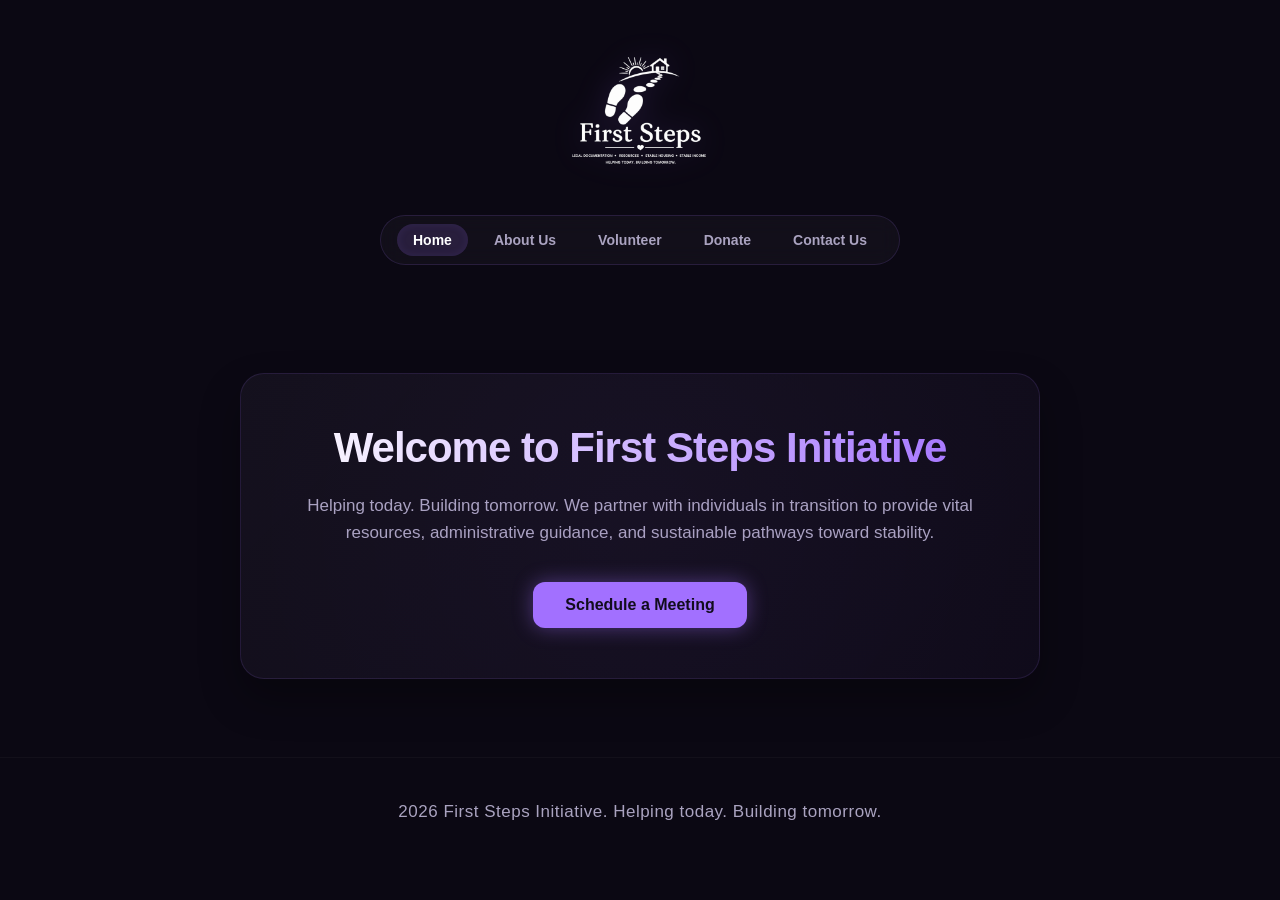
<file: index.html>
<!DOCTYPE html>
<html lang="en">
<head>
    <meta charset="UTF-8">
    <meta name="viewport" content="width=device-width, initial-scale=1.0">
    <title>Home - First Steps Initiative</title>
    <style>
        :root {
            --bg-color: #0b0813;
            --card-bg: rgba(255, 255, 255, 0.04);
            --card-border: rgba(162, 112, 255, 0.15);
            --accent-purple: #a270ff;
            --accent-glow: rgba(162, 112, 255, 0.4);
            --text-main: #f3f0ff;
            --text-muted: #aaa3c0;
        }
        * { box-sizing: border-box; margin: 0; padding: 0; font-family: -apple-system, BlinkMacSystemFont, "Segoe UI", Roboto, Helvetica, Arial, sans-serif; }
        body { background-color: var(--bg-color); color: var(--text-main); min-height: 100vh; display: flex; flex-direction: column; justify-content: space-between; }
        
        /* Header Layout */
        .main-header { padding: 30px 20px; text-align: center; }
        .logo-img { max-height: 160px; width: auto; display: block; margin: 0 auto; filter: drop-shadow(0 0 15px rgba(162, 112, 255, 0.2)); }
        
        /* Premium Nav Bubble */
        .nav-bubble { display: inline-flex; background: rgba(255, 255, 255, 0.03); backdrop-filter: blur(10px); border: 1px solid var(--card-border); padding: 8px 16px; border-radius: 30px; margin-top: 25px; gap: 10px; }
        .nav-bubble a { color: var(--text-muted); text-decoration: none; padding: 8px 16px; font-size: 14px; font-weight: 600; border-radius: 20px; transition: all 0.3s ease; }
        .nav-bubble a:hover, .nav-bubble a.active { color: #fff; background: rgba(162, 112, 255, 0.15); box-shadow: inset 0 0 10px rgba(162, 112, 255, 0.1); }
        
        /* Container & Cards */
        .page-container { max-width: 1100px; width: 100%; margin: 0 auto; padding: 40px 20px; flex-grow: 1; display: flex; flex-direction: column; justify-content: center; }
        .hero-card { background: linear-gradient(135deg, rgba(255,255,255,0.03) 0%, rgba(162,112,255,0.02) 100%); border: 1px solid var(--card-border); border-radius: 24px; padding: 50px 40px; text-align: center; box-shadow: 0 20px 40px rgba(0,0,0,0.3); max-width: 800px; margin: 0 auto; position: relative; overflow: hidden; }
        .hero-card::before { content: ''; position: absolute; top: -50%; left: -50%; width: 200%; height: 200%; background: radial-gradient(circle, rgba(162,112,255,0.05) 0%, transparent 70%); pointer-events: none; }
        
        h1 { font-size: 42px; font-weight: 800; letter-spacing: -1px; margin-bottom: 20px; background: linear-gradient(to right, #fff, var(--accent-purple)); -webkit-background-clip: text; -webkit-text-fill-color: transparent; }
        p { font-size: 17px; line-height: 1.6; color: var(--text-muted); margin-bottom: 35px; }
        
        /* Buttons */
        .hero-btn { display: inline-block; background: var(--accent-purple); color: #0b0813; text-decoration: none; font-weight: 700; font-size: 16px; padding: 14px 32px; border-radius: 12px; border: none; cursor: pointer; transition: all 0.3s cubic-bezier(0.16, 1, 0.3, 1); box-shadow: 0 0 20px var(--accent-glow); }
        .hero-btn:hover { transform: translateY(-2px); box-shadow: 0 0 30px rgba(162, 112, 255, 0.6); background: #b385ff; }
        
        /* Footer */
        .main-footer { padding: 40px 20px; text-align: center; border-top: 1px solid rgba(255, 255, 255, 0.03); font-size: 14px; color: rgba(255, 255, 255, 0.3); font-weight: 500; letter-spacing: 0.5px; }
    </style>
</head>
<body>

    <header class="main-header">
        <div class="logo-container">
            <a href="index.html">
                <img src="images/FirstStepsLogo.png" alt="First Steps Logo" class="logo-img">
            </a>
        </div>
        <nav class="nav-bubble">
            <a href="index.html" class="active">Home</a>
            <a href="about.html">About Us</a>
            <a href="volunteer.html">Volunteer</a>
            <a href="donate.html">Donate</a>
            <a href="contact.html">Contact Us</a>
        </nav>
    </header>

    <main class="page-container">
        <section class="hero-card">
            <h1>Welcome to First Steps Initiative</h1>
            <p>Helping today. Building tomorrow. We partner with individuals in transition to provide vital resources, administrative guidance, and sustainable pathways toward stability.</p>
            <a href="contact.html" class="hero-btn">Schedule a Meeting</a>
        </section>
    </main>

    <footer class="main-footer">
        <p>2026 First Steps Initiative. Helping today. Building tomorrow.</p>
    </footer>

</body>
</html>
</file>
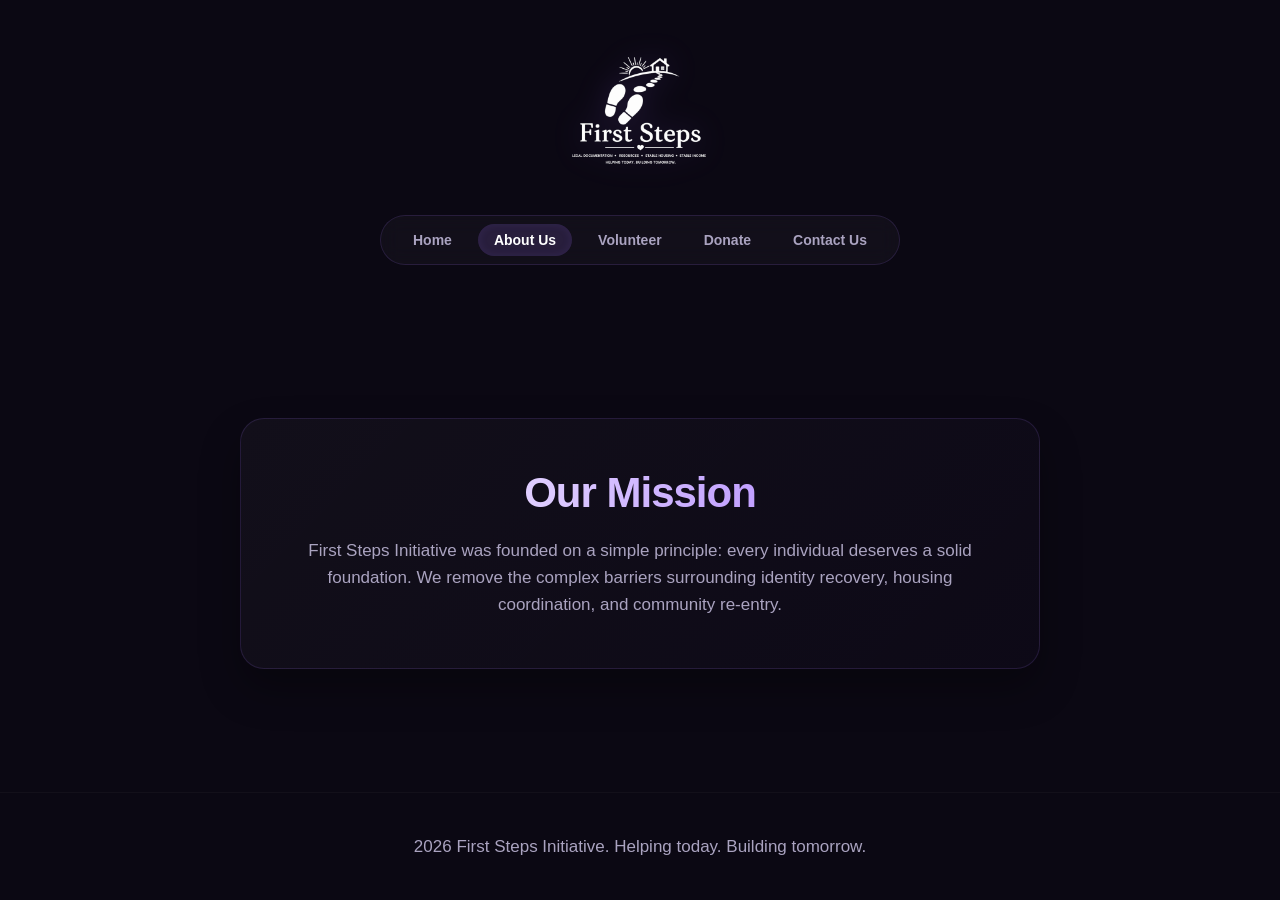
<file: about.html>
<!DOCTYPE html>
<html lang="en">
<head>
    <meta charset="UTF-8">
    <meta name="viewport" content="width=device-width, initial-scale=1.0">
    <title>About Us - First Steps Initiative</title>
    <style>
        :root {
            --bg-color: #0b0813;
            --card-bg: rgba(255, 255, 255, 0.04);
            --card-border: rgba(162, 112, 255, 0.15);
            --accent-purple: #a270ff;
            --accent-glow: rgba(162, 112, 255, 0.4);
            --text-main: #f3f0ff;
            --text-muted: #aaa3c0;
        }
        * { box-sizing: border-box; margin: 0; padding: 0; font-family: -apple-system, BlinkMacSystemFont, "Segoe UI", Roboto, Helvetica, Arial, sans-serif; }
        body { background-color: var(--bg-color); color: var(--text-main); min-height: 100vh; display: flex; flex-direction: column; justify-content: space-between; }
        
        .main-header { padding: 30px 20px; text-align: center; }
        .logo-img { max-height: 160px; width: auto; display: block; margin: 0 auto; filter: drop-shadow(0 0 15px rgba(162, 112, 255, 0.2)); }
        
        .nav-bubble { display: inline-flex; background: rgba(255, 255, 255, 0.03); backdrop-filter: blur(10px); border: 1px solid var(--card-border); padding: 8px 16px; border-radius: 30px; margin-top: 25px; gap: 10px; }
        .nav-bubble a { color: var(--text-muted); text-decoration: none; padding: 8px 16px; font-size: 14px; font-weight: 600; border-radius: 20px; transition: all 0.3s ease; }
        .nav-bubble a:hover, .nav-bubble a.active { color: #fff; background: rgba(162, 112, 255, 0.15); box-shadow: inset 0 0 10px rgba(162, 112, 255, 0.1); }
        
        .page-container { max-width: 1100px; width: 100%; margin: 0 auto; padding: 40px 20px; flex-grow: 1; display: flex; flex-direction: column; justify-content: center; }
        .hero-card { background: linear-gradient(135deg, rgba(255,255,255,0.03) 0%, rgba(162,112,255,0.02) 100%); border: 1px solid var(--card-border); border-radius: 24px; padding: 50px 40px; text-align: center; box-shadow: 0 20px 40px rgba(0,0,0,0.3); max-width: 800px; margin: 0 auto; position: relative; }
        
        h1 { font-size: 42px; font-weight: 800; letter-spacing: -1px; margin-bottom: 20px; background: linear-gradient(to right, #fff, var(--accent-purple)); -webkit-background-clip: text; -webkit-text-fill-color: transparent; }
        p { font-size: 17px; line-height: 1.6; color: var(--text-muted); }
        
        .main-footer { padding: 40px 20px; text-align: center; border-top: 1px solid rgba(255, 255, 255, 0.03); font-size: 14px; color: rgba(255, 255, 255, 0.3); font-weight: 500; }
    </style>
</head>
<body>

    <header class="main-header">
        <div class="logo-container">
            <a href="index.html">
                <img src="images/FirstStepsLogo.png" alt="First Steps Logo" class="logo-img">
            </a>
        </div>
        <nav class="nav-bubble">
            <a href="index.html">Home</a>
            <a href="about.html" class="active">About Us</a>
            <a href="volunteer.html">Volunteer</a>
            <a href="donate.html">Donate</a>
            <a href="contact.html">Contact Us</a>
        </nav>
    </header>

    <main class="page-container">
        <section class="hero-card">
            <h1>Our Mission</h1>
            <p>First Steps Initiative was founded on a simple principle: every individual deserves a solid foundation. We remove the complex barriers surrounding identity recovery, housing coordination, and community re-entry.</p>
        </section>
    </main>

    <footer class="main-footer">
        <p>2026 First Steps Initiative. Helping today. Building tomorrow.</p>
    </footer>

</body>
</html>
</file>
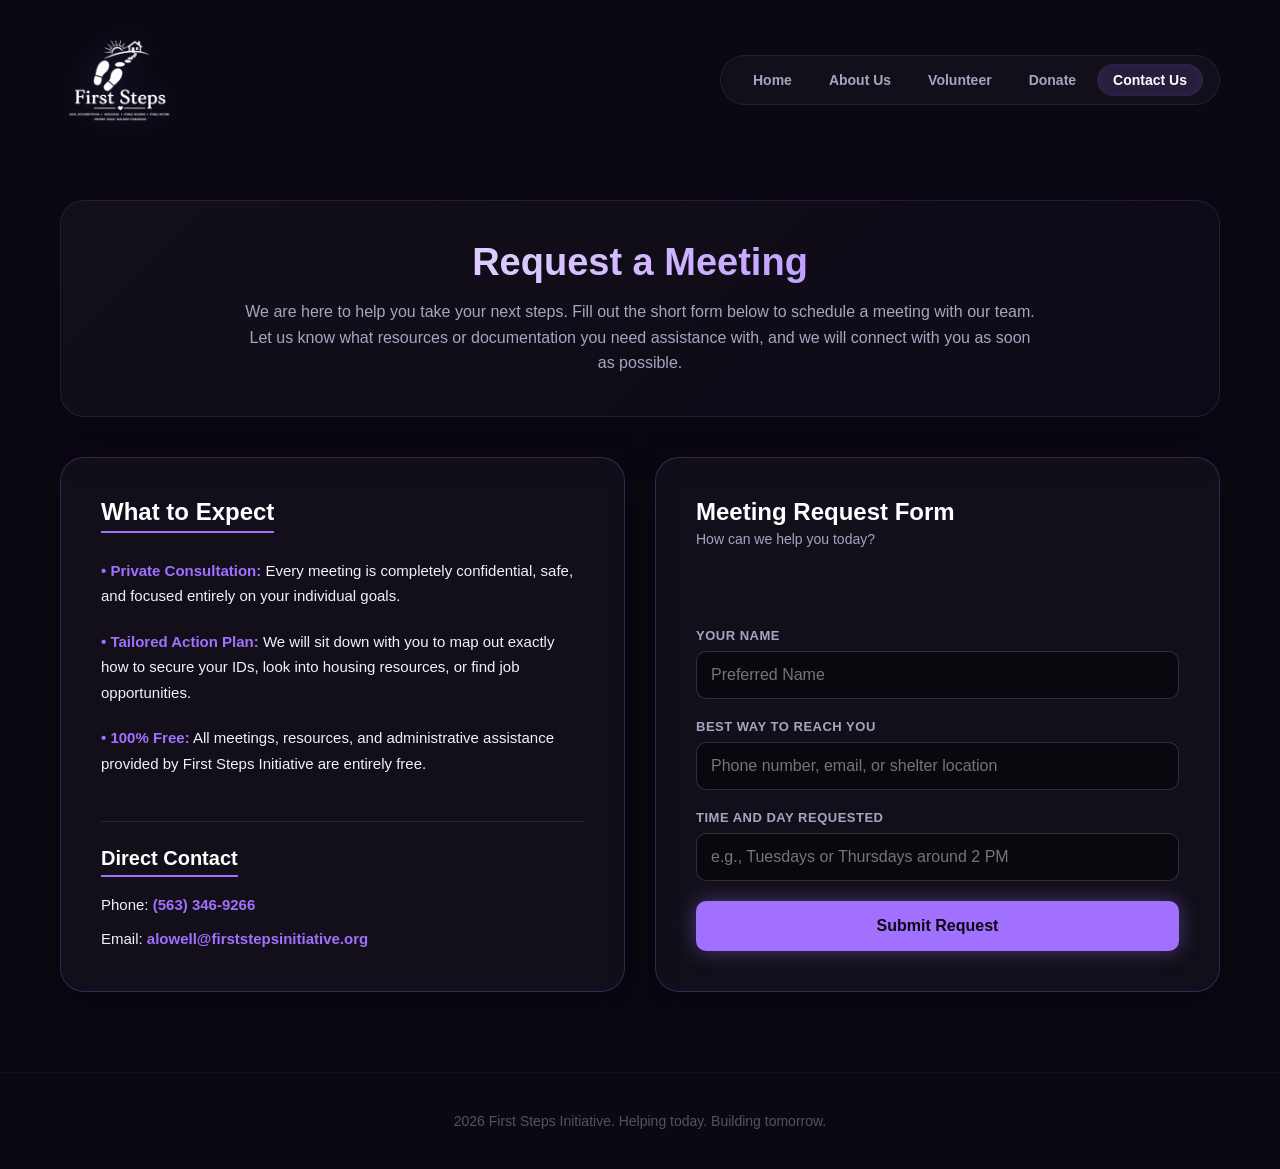
<file: contact.html>
<!DOCTYPE html>
<html lang="en">
<head>
    <meta charset="UTF-8">
    <meta name="viewport" content="width=device-width, initial-scale=1.0">
    <title>Request a Meeting - First Steps Initiative</title>
    <style>
        :root {
            --bg-color: #0b0813;
            --card-bg: rgba(255, 255, 255, 0.04);
            --card-border: rgba(162, 112, 255, 0.25);
            --accent-purple: #a270ff;
            --accent-glow: rgba(162, 112, 255, 0.4);
            --text-main: #f3f0ff;
            --text-muted: #aaa3c0;
        }
        * { box-sizing: border-box; margin: 0; padding: 0; font-family: -apple-system, BlinkMacSystemFont, "Segoe UI", Roboto, Helvetica, Arial, sans-serif; }
        body { background-color: var(--bg-color); color: var(--text-main); min-height: 100vh; display: flex; flex-direction: column; justify-content: space-between; }
        
        /* Fixed Header: Logo on left, Navigation Bubble on right */
        .main-header { 
            max-width: 1200px; 
            width: 100%; 
            margin: 0 auto; 
            padding: 20px; 
            display: flex; 
            justify-content: space-between; 
            align-items: center; 
            flex-wrap: wrap;
            gap: 20px;
        }
        .logo-img { max-height: 120px; width: auto; display: block; filter: drop-shadow(0 0 15px rgba(162, 112, 255, 0.2)); }
        
        /* Premium Nav Bubble */
        .nav-bubble { display: inline-flex; background: rgba(255, 255, 255, 0.03); backdrop-filter: blur(10px); border: 1px solid rgba(162, 112, 255, 0.15); padding: 8px 16px; border-radius: 30px; gap: 5px; }
        .nav-bubble a { color: var(--text-muted); text-decoration: none; padding: 8px 16px; font-size: 14px; font-weight: 600; border-radius: 20px; transition: all 0.3s ease; }
        .nav-bubble a:hover, .nav-bubble a.active { color: #fff; background: rgba(162, 112, 255, 0.15); box-shadow: inset 0 0 10px rgba(162, 112, 255, 0.1); }
        
        .page-container { max-width: 1200px; width: 100%; margin: 0 auto; padding: 40px 20px; flex-grow: 1; }
        
        /* Top Banner Box */
        .hero-card { background: linear-gradient(135deg, rgba(255,255,255,0.03) 0%, rgba(162,112,255,0.02) 100%); border: 1px solid rgba(162, 112, 255, 0.15); border-radius: 24px; padding: 40px; text-align: center; box-shadow: 0 20px 40px rgba(0,0,0,0.3); margin-bottom: 40px; }
        h1 { font-size: 38px; font-weight: 800; margin-bottom: 15px; background: linear-gradient(to right, #fff, var(--accent-purple)); -webkit-background-clip: text; -webkit-text-fill-color: transparent; }
        .hero-card p { font-size: 16px; line-height: 1.6; color: var(--text-muted); max-width: 800px; margin: 0 auto; }

        /* Two Column Layout Block - Matching Heights */
        .layout-grid { display: grid; grid-template-columns: repeat(auto-fit, minmax(400px, 1fr)); gap: 30px; text-align: left; align-items: stretch; }
        
        /* Balanced Glassmorphic Cards (Both Left and Right matching) */
        .info-card, .form-card { 
            background: rgba(255, 255, 255, 0.03); 
            border: 1px solid var(--card-border); 
            border-radius: 24px; 
            padding: 40px; 
            box-shadow: 0 20px 40px rgba(0,0,0,0.4); 
            backdrop-filter: blur(15px);
            display: flex;
            flex-direction: column;
            justify-content: space-between;
        }
        
        /* Typography Updates for Clear Reading */
        .info-card h3, .form-card h3 { font-size: 24px; font-weight: 700; color: #fff; margin-bottom: 15px; border-bottom: 2px solid var(--accent-purple); display: inline-block; padding-bottom: 5px; }
        .form-card h3 { border-bottom: none; padding-bottom: 0; margin-bottom: 5px; }
        .form-subtitle { color: var(--text-muted); font-size: 14px; font-weight: 500; margin-bottom: 25px; }
        
        .info-card p { font-size: 15px; line-height: 1.7; color: var(--text-main); margin-bottom: 20px; }
        .info-card p strong { color: var(--accent-purple); }
        .info-card hr { border: 0; border-top: 1px solid rgba(255,255,255,0.1); margin: 25px 0; }
        
        /* Modern Form Inputs (White entry text on dark background) */
        .form-group { margin-bottom: 20px; }
        .form-group label { display: block; margin-bottom: 8px; font-weight: 600; font-size: 13px; color: var(--text-muted); letter-spacing: 0.5px; text-transform: uppercase; }
        .form-group input { width: 100%; padding: 14px; border: 1px solid rgba(255, 255, 255, 0.15); border-radius: 10px; box-sizing: border-box; background: rgba(0, 0, 0, 0.4); color: #fff; font-size: 16px; transition: all 0.3s ease; }
        .form-group input:focus { border-color: var(--accent-purple); outline: none; box-shadow: 0 0 10px rgba(162, 112, 255, 0.3); background: rgba(0, 0, 0, 0.6); }
        
        /* Interactive Submit Button */
        .hero-btn { width: 100%; display: block; background: var(--accent-purple); color: #0b0813; text-decoration: none; font-weight: 700; font-size: 16px; padding: 16px; border-radius: 10px; border: none; cursor: pointer; transition: all 0.3s ease; text-align: center; box-shadow: 0 0 20px var(--accent-glow); margin-top: auto; }
        .hero-btn:hover { background: #b385ff; box-shadow: 0 0 30px rgba(162, 112, 255, 0.6); transform: translateY(-1px); }
        
        .status-msg { margin-top: 20px; font-weight: bold; text-align: center; display: none; font-size: 15px; padding: 10px; border-radius: 8px; }
        
        .main-footer { padding: 40px 20px; text-align: center; border-top: 1px solid rgba(255, 255, 255, 0.03); font-size: 14px; color: rgba(255, 255, 255, 0.3); margin-top: 40px; }
    </style>
</head>
<body>

    <header class="main-header">
        <div class="logo-container">
            <a href="index.html">
                <img src="images/FirstStepsLogo.png" alt="First Steps Logo" class="logo-img">
            </a>
        </div>
        <nav class="nav-bubble">
            <a href="index.html">Home</a>
            <a href="about.html">About Us</a>
            <a href="volunteer.html">Volunteer</a>
            <a href="donate.html">Donate</a>
            <a href="contact.html" class="active">Contact Us</a>
        </nav>
    </header>

    <main class="page-container">
        <section class="hero-card">
            <h1>Request a Meeting</h1>
            <p>We are here to help you take your next steps. Fill out the short form below to schedule a meeting with our team. Let us know what resources or documentation you need assistance with, and we will connect with you as soon as possible.</p>
        </section>

        <div class="layout-grid">
            
            <div class="info-card">
                <div>
                    <h3>What to Expect</h3>
                    <p style="margin-top: 10px;"><strong>• Private Consultation:</strong> Every meeting is completely confidential, safe, and focused entirely on your individual goals.</p>
                    <p><strong>• Tailored Action Plan:</strong> We will sit down with you to map out exactly how to secure your IDs, look into housing resources, or find job opportunities.</p>
                    <p><strong>• 100% Free:</strong> All meetings, resources, and administrative assistance provided by First Steps Initiative are entirely free.</p>
                </div>
                
                <div>
                    <hr>
                    <h3 style="font-size: 20px;">Direct Contact</h3>
                    <p style="margin-bottom: 8px;">Phone: <a href="tel:+15633469266" style="color: var(--accent-purple); text-decoration: none; font-weight: bold;">(563) 346-9266</a></p>
                    <p style="margin-bottom: 0;">Email: <a href="mailto:alowell@firststepsinitiative.org" style="color: var(--accent-purple); text-decoration: none; font-weight: bold; word-break: break-all;">alowell@firststepsinitiative.org</a></p>
                </div>
            </div>

            <div class="form-card">
                <div>
                    <h3>Meeting Request Form</h3>
                    <p class="form-subtitle">How can we help you today?</p>
                </div>

                <form id="meeting-form" action="https://formspree.io/f/xvzywwwg" method="POST">
                    <div class="form-group">
                        <label for="client-name">Your Name</label>
                        <input type="text" id="client-name" name="name" required placeholder="Preferred Name">
                    </div>

                    <div class="form-group">
                        <label for="contact-method">Best Way to Reach You</label>
                        <input type="text" id="contact-method" name="contact_method" required placeholder="Phone number, email, or shelter location">
                    </div>

                    <div class="form-group">
                        <label for="time-requested">Time and Day Requested</label>
                        <input type="text" id="time-requested" name="time_day_requested" required placeholder="e.g., Tuesdays or Thursdays around 2 PM">
                    </div>

                    <button type="submit" id="meeting-submit-btn" class="hero-btn">Submit Request</button>
                    <p id="meeting-status" class="status-msg"></p>
                </form>
            </div>

        </div>
    </main>

    <footer class="main-footer">
        <p>2026 First Steps Initiative. Helping today. Building tomorrow.</p>
    </footer>

    <script>
        const meetingForm = document.getElementById("meeting-form");
        const meetingStatus = document.getElementById("meeting-status");
        const meetingBtn = document.getElementById("meeting-submit-btn");

        meetingForm.addEventListener("submit", async function(event) {
            event.preventDefault();
            meetingBtn.disabled = true;
            meetingStatus.style.display = "block";
            meetingStatus.textContent = "Sending request...";
            meetingStatus.style.color = "#a270ff";
            meetingStatus.style.background = "rgba(162, 112, 255, 0.1)";

            const data = new FormData(event.target);
            fetch(event.target.action, {
                method: meetingForm.method,
                body: data,
                headers: { 'Accept': 'application/json' }
            }).then(response => {
                if (response.ok) {
                    meetingStatus.textContent = "Thank you! Your meeting request has been submitted.";
                    meetingStatus.style.color = "#28a745";
                    meetingStatus.style.background = "rgba(40, 167, 69, 0.1)";
                    meetingForm.reset();
                } else {
                    meetingStatus.textContent = "Oops! Something went wrong. Please try again.";
                    meetingStatus.style.color = "#dc3545";
                    meetingStatus.style.background = "rgba(220, 53, 69, 0.1)";
                }
                meetingBtn.disabled = false;
            }).catch(error => {
                meetingStatus.textContent = "Oops! There was a problem submitting your form.";
                meetingStatus.style.color = "#dc3545";
                meetingStatus.style.background = "rgba(220, 53, 69, 0.1)";
                meetingBtn.disabled = false;
            });
        });
    </script>

</body>
</html>
</file>
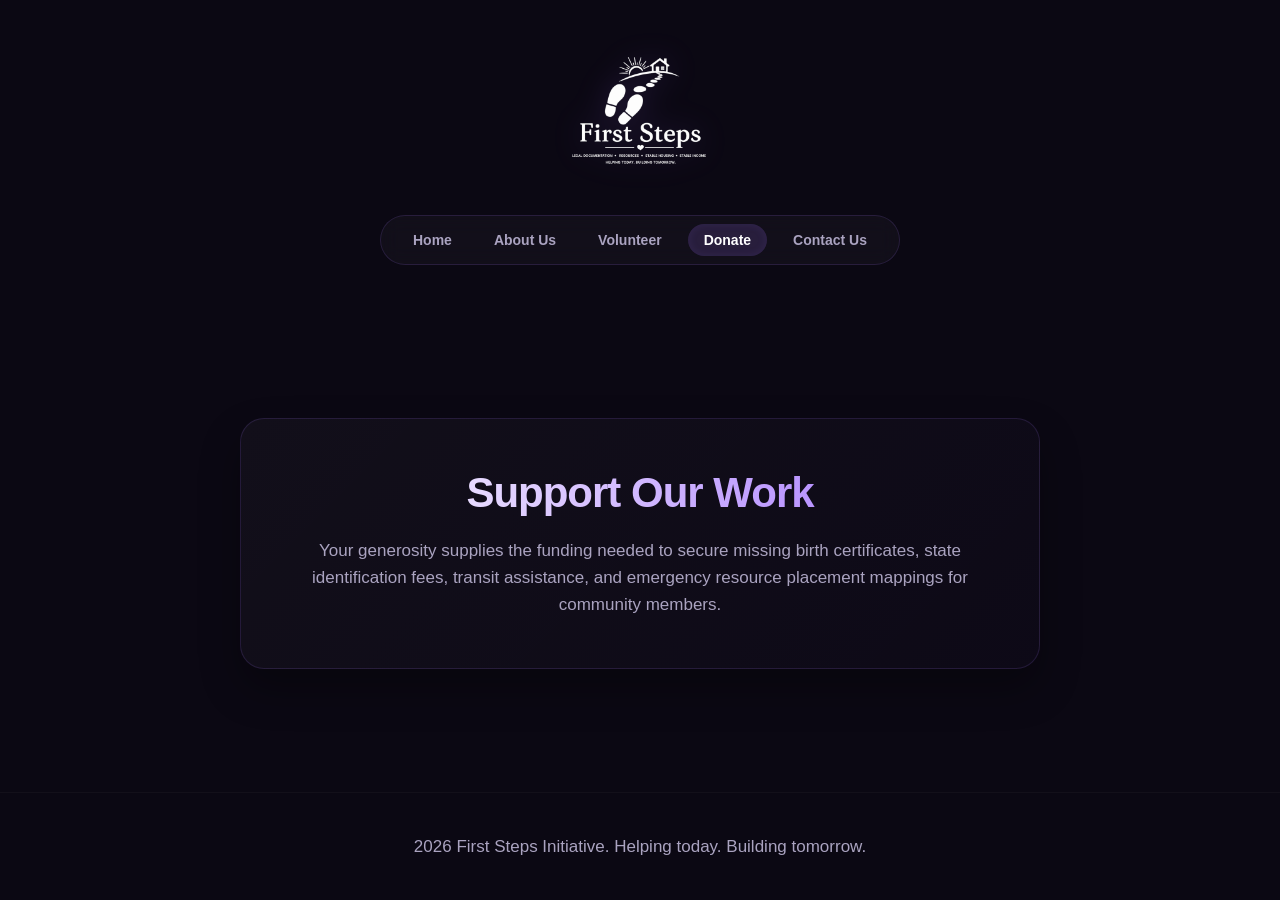
<file: donate.html>
<!DOCTYPE html>
<html lang="en">
<head>
    <meta charset="UTF-8">
    <meta name="viewport" content="width=device-width, initial-scale=1.0">
    <title>Donate - First Steps Initiative</title>
    <style>
        :root {
            --bg-color: #0b0813;
            --card-bg: rgba(255, 255, 255, 0.04);
            --card-border: rgba(162, 112, 255, 0.15);
            --accent-purple: #a270ff;
            --accent-glow: rgba(162, 112, 255, 0.4);
            --text-main: #f3f0ff;
            --text-muted: #aaa3c0;
        }
        * { box-sizing: border-box; margin: 0; padding: 0; font-family: -apple-system, BlinkMacSystemFont, "Segoe UI", Roboto, Helvetica, Arial, sans-serif; }
        body { background-color: var(--bg-color); color: var(--text-main); min-height: 100vh; display: flex; flex-direction: column; justify-content: space-between; }
        
        .main-header { padding: 30px 20px; text-align: center; }
        .logo-img { max-height: 160px; width: auto; display: block; margin: 0 auto; filter: drop-shadow(0 0 15px rgba(162, 112, 255, 0.2)); }
        
        .nav-bubble { display: inline-flex; background: rgba(255, 255, 255, 0.03); backdrop-filter: blur(10px); border: 1px solid var(--card-border); padding: 8px 16px; border-radius: 30px; margin-top: 25px; gap: 10px; }
        .nav-bubble a { color: var(--text-muted); text-decoration: none; padding: 8px 16px; font-size: 14px; font-weight: 600; border-radius: 20px; transition: all 0.3s ease; }
        .nav-bubble a:hover, .nav-bubble a.active { color: #fff; background: rgba(162, 112, 255, 0.15); box-shadow: inset 0 0 10px rgba(162, 112, 255, 0.1); }
        
        .page-container { max-width: 1100px; width: 100%; margin: 0 auto; padding: 40px 20px; flex-grow: 1; display: flex; flex-direction: column; justify-content: center; }
        .hero-card { background: linear-gradient(135deg, rgba(255,255,255,0.03) 0%, rgba(162,112,255,0.02) 100%); border: 1px solid var(--card-border); border-radius: 24px; padding: 50px 40px; text-align: center; box-shadow: 0 20px 40px rgba(0,0,0,0.3); max-width: 800px; margin: 0 auto; position: relative; }
        
        h1 { font-size: 42px; font-weight: 800; letter-spacing: -1px; margin-bottom: 20px; background: linear-gradient(to right, #fff, var(--accent-purple)); -webkit-background-clip: text; -webkit-text-fill-color: transparent; }
        p { font-size: 17px; line-height: 1.6; color: var(--text-muted); }
        
        .main-footer { padding: 40px 20px; text-align: center; border-top: 1px solid rgba(255, 255, 255, 0.03); font-size: 14px; color: rgba(255, 255, 255, 0.3); font-weight: 500; }
    </style>
</head>
<body>

    <header class="main-header">
        <div class="logo-container">
            <a href="index.html">
                <img src="images/FirstStepsLogo.png" alt="First Steps Logo" class="logo-img">
            </a>
        </div>
        <nav class="nav-bubble">
            <a href="index.html">Home</a>
            <a href="about.html">About Us</a>
            <a href="volunteer.html">Volunteer</a>
            <a href="donate.html" class="active">Donate</a>
            <a href="contact.html">Contact Us</a>
        </nav>
    </header>

    <main class="page-container">
        <section class="hero-card">
            <h1>Support Our Work</h1>
            <p>Your generosity supplies the funding needed to secure missing birth certificates, state identification fees, transit assistance, and emergency resource placement mappings for community members.</p>
        </section>
    </main>

    <footer class="main-footer">
        <p>2026 First Steps Initiative. Helping today. Building tomorrow.</p>
    </footer>

</body>
</html>
</file>
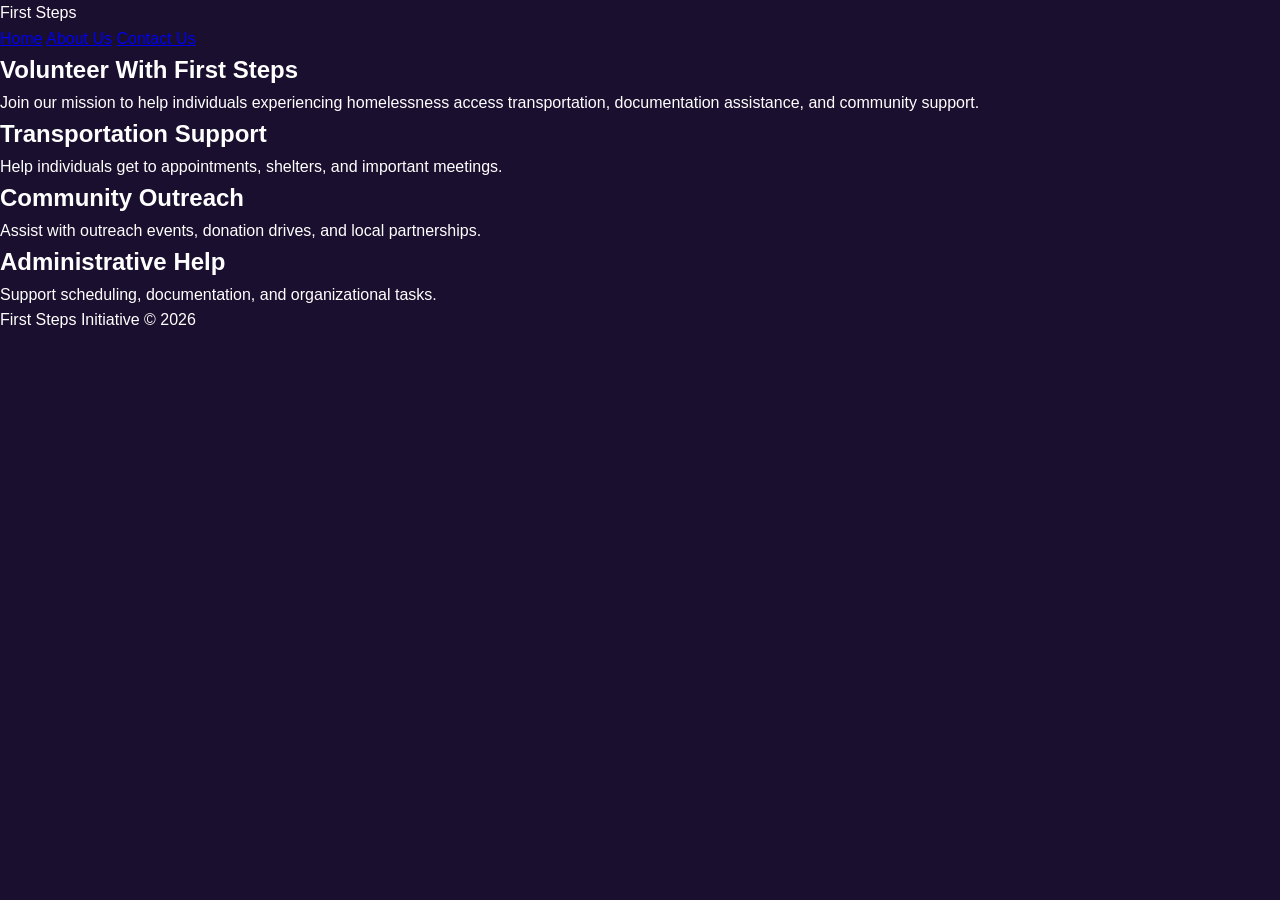
<file: volenteer.html>
<!DOCTYPE html>
<html lang="en">
<head>
    <meta charset="UTF-8">
    <meta name="viewport" content="width=device-width, initial-scale=1.0">
    <title>Volunteer | First Steps</title>

    <link rel="stylesheet" href="styles.css">
</head>

<body>

<header>
    <div class="logo">First Steps</div>

    <nav>
        <a href="index.html">Home</a>
        <a href="about.html">About Us</a>
        <a href="contact.html">Contact Us</a>
    </nav>
</header>

<section class="hero">

    <h1>Volunteer With First Steps</h1>

    <p>
        Join our mission to help individuals experiencing homelessness
        access transportation, documentation assistance,
        and community support.
    </p>

</section>

<section class="cards">

    <div class="card">
        <h2>Transportation Support</h2>

        <p>
            Help individuals get to appointments,
            shelters, and important meetings.
        </p>
    </div>

    <div class="card">
        <h2>Community Outreach</h2>

        <p>
            Assist with outreach events,
            donation drives, and local partnerships.
        </p>
    </div>

    <div class="card">
        <h2>Administrative Help</h2>

        <p>
            Support scheduling, documentation,
            and organizational tasks.
        </p>
    </div>

</section>

<footer>
    First Steps Initiative © 2026
</footer>

</body>
</html>
</file>
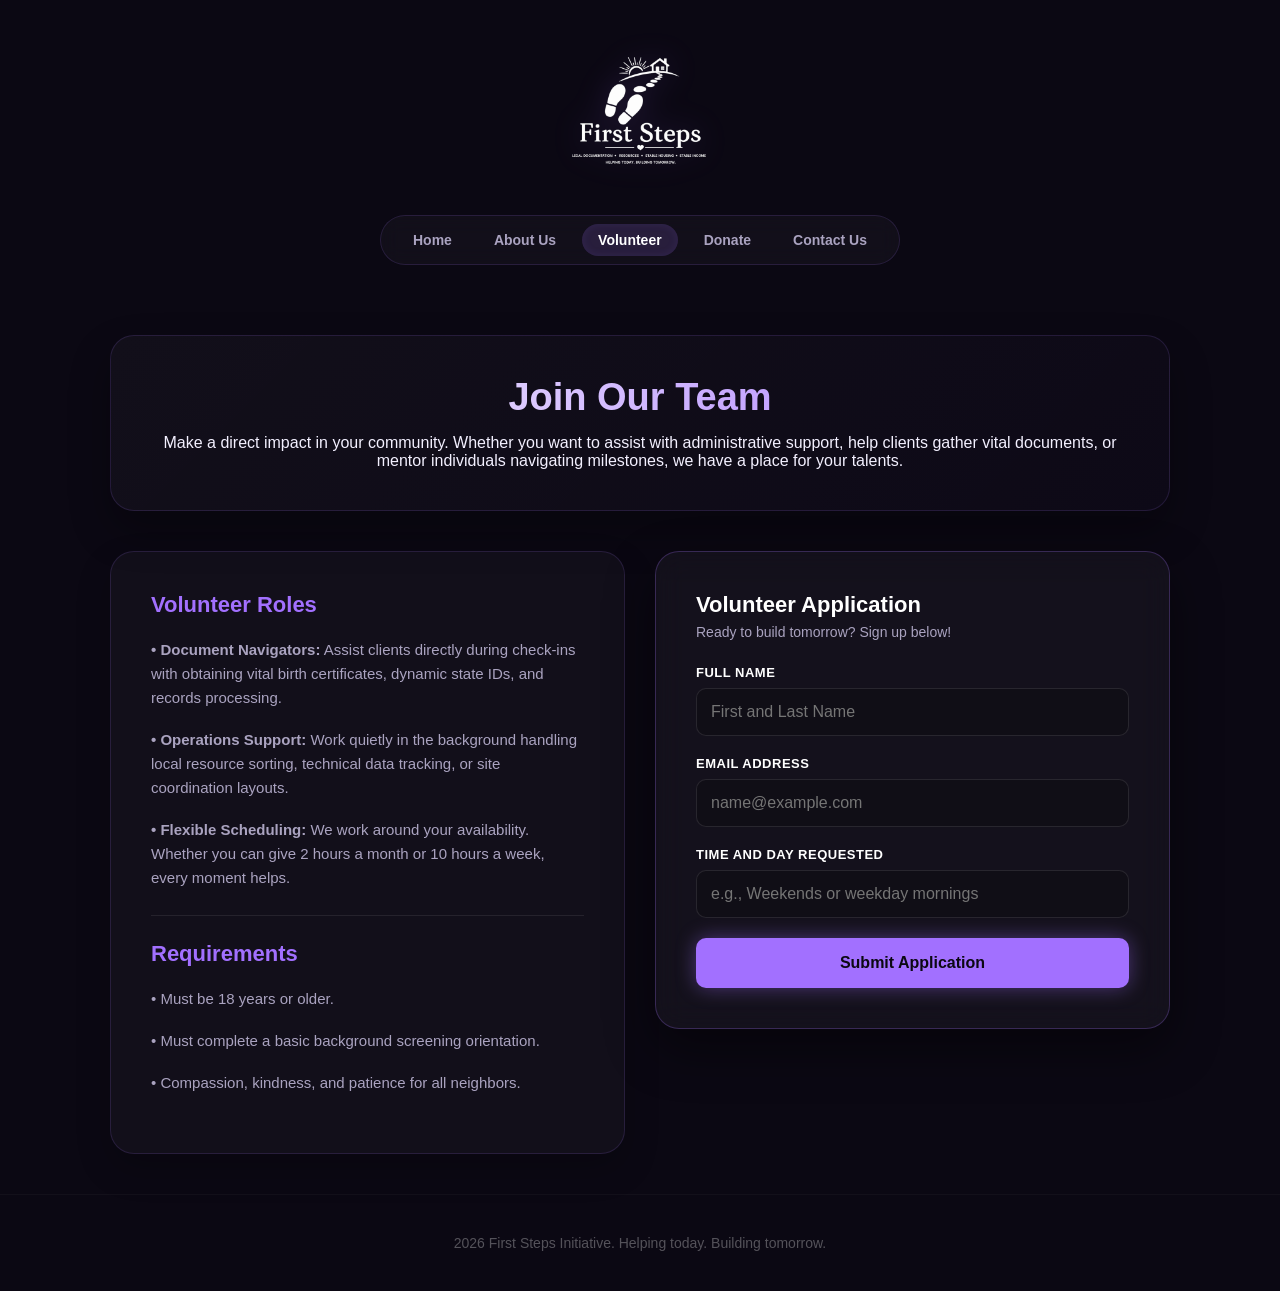
<file: volunteer.html>
<!DOCTYPE html>
<html lang="en">
<head>
    <meta charset="UTF-8">
    <meta name="viewport" content="width=device-width, initial-scale=1.0">
    <title>Volunteer - First Steps Initiative</title>
    <style>
        :root {
            --bg-color: #0b0813;
            --card-bg: rgba(255, 255, 255, 0.03);
            --card-border: rgba(162, 112, 255, 0.15);
            --accent-purple: #a270ff;
            --accent-glow: rgba(162, 112, 255, 0.4);
            --text-main: #f3f0ff;
            --text-muted: #aaa3c0;
        }
        * { box-sizing: border-box; margin: 0; padding: 0; font-family: -apple-system, BlinkMacSystemFont, "Segoe UI", Roboto, Helvetica, Arial, sans-serif; }
        body { background-color: var(--bg-color); color: var(--text-main); min-height: 100vh; display: flex; flex-direction: column; justify-content: space-between; }
        
        .main-header { padding: 30px 20px; text-align: center; }
        .logo-img { max-height: 160px; width: auto; display: block; margin: 0 auto; filter: drop-shadow(0 0 15px rgba(162, 112, 255, 0.2)); }
        
        .nav-bubble { display: inline-flex; background: rgba(255, 255, 255, 0.03); backdrop-filter: blur(10px); border: 1px solid var(--card-border); padding: 8px 16px; border-radius: 30px; margin-top: 25px; gap: 10px; }
        .nav-bubble a { color: var(--text-muted); text-decoration: none; padding: 8px 16px; font-size: 14px; font-weight: 600; border-radius: 20px; transition: all 0.3s ease; }
        .nav-bubble a:hover, .nav-bubble a.active { color: #fff; background: rgba(162, 112, 255, 0.15); box-shadow: inset 0 0 10px rgba(162, 112, 255, 0.1); }
        
        .page-container { max-width: 1100px; width: 100%; margin: 0 auto; padding: 40px 20px; flex-grow: 1; }
        
        .hero-card { background: linear-gradient(135deg, rgba(255,255,255,0.03) 0%, rgba(162,112,255,0.02) 100%); border: 1px solid var(--card-border); border-radius: 24px; padding: 40px; text-align: center; box-shadow: 0 20px 40px rgba(0,0,0,0.3); margin-bottom: 40px; }
        h1 { font-size: 38px; font-weight: 800; margin-bottom: 15px; background: linear-gradient(to right, #fff, var(--accent-purple)); -webkit-background-clip: text; -webkit-text-fill-color: transparent; }
        
        /* Two Column Layout Block */
        .layout-grid { display: grid; grid-template-columns: repeat(auto-fit, minmax(340px, 1fr)); gap: 30px; text-align: left; align-items: start; }
        
        .info-card { background: var(--card-bg); border: 1px solid var(--card-border); border-radius: 24px; padding: 40px; box-shadow: 0 15px 35px rgba(0,0,0,0.2); }
        .info-card h3 { font-size: 22px; font-weight: 700; color: var(--accent-purple); margin-bottom: 20px; }
        .info-card p { font-size: 15px; line-height: 1.6; color: var(--text-muted); margin-bottom: 18px; }
        .info-card hr { border: 0; border-top: 1px solid rgba(255,255,255,0.08); margin: 25px 0; }
        
        /* Modern Glassmorphic Light Form Styling */
        .form-card { background: rgba(255, 255, 255, 0.04); border: 1px solid rgba(162, 112, 255, 0.25); border-radius: 24px; padding: 40px; box-shadow: 0 20px 50px rgba(0,0,0,0.45); backdrop-filter: blur(15px); }
        .form-card h3 { font-size: 22px; font-weight: 700; color: #fff; margin-bottom: 6px; }
        .form-card .form-subtitle { color: var(--text-muted); font-size: 14px; font-weight: 500; margin-bottom: 25px; }
        
        .form-group { margin-bottom: 20px; }
        .form-group label { display: block; margin-bottom: 8px; font-weight: 600; font-size: 13px; color: #fff; letter-spacing: 0.5px; text-transform: uppercase; }
        .form-group input { width: 100%; padding: 14px; border: 1px solid rgba(255, 255, 255, 0.1); border-radius: 10px; box-sizing: border-box; background: rgba(0, 0, 0, 0.2); color: #fff; font-size: 16px; transition: all 0.3s ease; }
        .form-group input:focus { border-color: var(--accent-purple); outline: none; box-shadow: 0 0 10px rgba(162, 112, 255, 0.3); background: rgba(0, 0, 0, 0.4); }
        
        .hero-btn { width: 100%; display: block; background: var(--accent-purple); color: #0b0813; text-decoration: none; font-weight: 700; font-size: 16px; padding: 16px; border-radius: 10px; border: none; cursor: pointer; transition: all 0.3s ease; text-align: center; box-shadow: 0 0 20px var(--accent-glow); }
        .hero-btn:hover { background: #b385ff; box-shadow: 0 0 30px rgba(162, 112, 255, 0.6); }
        
        .status-msg { margin-top: 20px; font-weight: bold; text-align: center; display: none; font-size: 15px; padding: 10px; border-radius: 8px; }
        
        .main-footer { padding: 40px 20px; text-align: center; border-top: 1px solid rgba(255, 255, 255, 0.03); font-size: 14px; color: rgba(255, 255, 255, 0.3); }
    </style>
</head>
<body>

    <header class="main-header">
        <div class="logo-container">
            <a href="index.html">
                <img src="images/FirstStepsLogo.png" alt="First Steps Logo" class="logo-img">
            </a>
        </div>
        <nav class="nav-bubble">
            <a href="index.html">Home</a>
            <a href="about.html">About Us</a>
            <a href="volunteer.html" class="active">Volunteer</a>
            <a href="donate.html">Donate</a>
            <a href="contact.html">Contact Us</a>
        </nav>
    </header>

    <main class="page-container">
        <section class="hero-card">
            <h1>Join Our Team</h1>
            <p>Make a direct impact in your community. Whether you want to assist with administrative support, help clients gather vital documents, or mentor individuals navigating milestones, we have a place for your talents.</p>
        </section>

        <div class="layout-grid">
            
            <div class="info-card">
                <h3>Volunteer Roles</h3>
                <p><strong>• Document Navigators:</strong> Assist clients directly during check-ins with obtaining vital birth certificates, dynamic state IDs, and records processing.</p>
                <p><strong>• Operations Support:</strong> Work quietly in the background handling local resource sorting, technical data tracking, or site coordination layouts.</p>
                <p><strong>• Flexible Scheduling:</strong> We work around your availability. Whether you can give 2 hours a month or 10 hours a week, every moment helps.</p>
                
                <hr>
                
                <h3>Requirements</h3>
                <p>• Must be 18 years or older.</p>
                <p>• Must complete a basic background screening orientation.</p>
                <p>• Compassion, kindness, and patience for all neighbors.</p>
            </div>

            <div class="form-card">
                <h3>Volunteer Application</h3>
                <p class="form-subtitle">Ready to build tomorrow? Sign up below!</p>

                <form id="volunteer-form" action="https://formspree.io/f/xvzywwwg" method="POST">
                    <div class="form-group">
                        <label for="volunteer-name">Full Name</label>
                        <input type="text" id="volunteer-name" name="name" required placeholder="First and Last Name">
                    </div>

                    <div class="form-group">
                        <label for="volunteer-email">Email Address</label>
                        <input type="email" id="volunteer-email" name="email" required placeholder="name@example.com">
                    </div>

                    <div class="form-group">
                        <label for="time-requested-volunteer">Time and Day Requested</label>
                        <input type="text" id="time-requested-volunteer" name="time_day_requested" required placeholder="e.g., Weekends or weekday mornings">
                    </div>

                    <button type="submit" id="volunteer-submit-btn" class="hero-btn">Submit Application</button>
                    <p id="volunteer-status" class="status-msg"></p>
                </form>
            </div>

        </div>
    </main>

    <footer class="main-footer">
        <p>2026 First Steps Initiative. Helping today. Building tomorrow.</p>
    </footer>

    <script>
        const vForm = document.getElementById("volunteer-form");
        const vStatus = document.getElementById("volunteer-status");
        const vBtn = document.getElementById("volunteer-submit-btn");

        vForm.addEventListener("submit", async function(event) {
            event.preventDefault();
            vBtn.disabled = true;
            vStatus.style.display = "block";
            vStatus.textContent = "Sending application...";
            vStatus.style.color = "#a270ff";
            vStatus.style.background = "rgba(162, 112, 255, 0.1)";

            const data = new FormData(event.target);
            fetch(event.target.action, {
                method: vForm.method,
                body: data,
                headers: { 'Accept': 'application/json' }
            }).then(response => {
                if (response.ok) {
                    vStatus.textContent = "Thank you! Your volunteer application has been received.";
                    vStatus.style.color = "#28a745";
                    vStatus.style.background = "rgba(40, 167, 69, 0.1)";
                    vForm.reset();
                } else {
                    vStatus.textContent = "Oops! Something went wrong. Please try again.";
                    vStatus.style.color = "#dc3545";
                    vStatus.style.background = "rgba(220, 53, 69, 0.1)";
                }
                vBtn.disabled = false;
            }).catch(error => {
                vStatus.textContent = "Oops! There was a problem submitting your form.";
                vStatus.style.color = "#dc3545";
                vStatus.style.background = "rgba(220, 53, 69, 0.1)";
                vBtn.disabled = false;
            });
        });
    </script>

</body>
</html>
</file>
<file: styles.css>
/* ==========================================
   1. CORE GLOBAL STYLES & BACKGROUND
   ========================================== */
* {
    margin: 0;
    padding: 0;
    box-sizing: border-box;
}

body {
    font-family: -apple-system, BlinkMacSystemFont, "Segoe UI", Roboto, Helvetica, Arial, sans-serif;
    background-color: #1a0f2e; /* Deep, rich premium dark purple canvas */
    color: #ffffff;
    line-height: 1.6;
    display: flex;
    flex-direction: column;
    min-height: 100vh;
}

/* Container keeping your elements neatly spaced */
.page-container {
    max-width: 1100px;
    width: 90%;
    margin: 50px auto;
    flex: 1;
}

/* ==========================================
   2. REFRESHED NAV BAR STYLES
   ========================================== */
.main-header {
    background-color: #271747; /* Slightly lighter deep purple for depth */
    padding: 15px 5%;
    display: flex;
    justify-content: space-between;
    align-items: center;
    border-bottom: 1px solid rgba(255, 255, 255, 0.05);
}

.logo-img {
    height: 55px;
    width: auto;
    display: block;
    /* Keeps logo perfectly clean on dark backgrounds */
    filter: brightness(0) invert(1) drop-shadow(0 2px 4px rgba(0,0,0,0.2)); 
}

/* The Navigation Capsule Pill */
header nav.nav-bubble {
    display: inline-flex;
    background-color: rgba(255, 255, 255, 0.07); /* Smooth glassmorphic look */
    padding: 5px 15px;            
    border-radius: 50px;          
    align-items: center;
    border: 1px solid rgba(255, 255, 255, 0.1);
}

header nav.nav-bubble a {
    color: #e2d9f3;    
    margin: 0 4px;               
    padding: 8px 16px;
    text-decoration: none;
    font-weight: 600;
    font-size: 14px;
    transition: all 0.25s ease;    
    border-radius: 25px;
}

/* Crisp White Hover Button Tab */
header nav.nav-bubble a:hover {
    background-color: #ffffff; 
    color: #1a0f2e;            
    box-shadow: 0 4px 12px rgba(0, 0, 0, 0.15); 
}

/* ==========================================
   3. MODERN HERO BLOCK
   ========================================== */
.hero-card {
    background: #ffffff;
    color: #1a0f2e; /* Deep purple contrast text */
    padding: 55px 40px;
    border-radius: 24px; /* Sleek modern rounding */
    text-align: center;
    box-shadow: 0 10px 30px rgba(0, 0, 0, 0.3);
    margin-bottom: 40px;
    display: flex;
    flex-direction: column;
    align-items: center;
}

.hero-card h1 {
    font-size: 38px;
    font-weight: 800;
    margin-bottom: 18px;
    letter-spacing: -0.5px;
    color: #120a21;
}

.hero-card p {
    color: #554d63;
    font-size: 17px;
    max-width: 720px;
    margin: 0 auto;
}

/* Horizontal Tagline Subtext Divider Grid */
.tagline-container {
    margin: 25px 0 5px 0;
    font-size: 13px;
    font-weight: 700;
    color: #7b669e;
    text-transform: uppercase;
    letter-spacing: 1px;
}

.tag-divider {
    color: #8a4fff; 
    margin: 0 10px;
}

/* ==========================================
   4. SEAMLESS CALL-TO-ACTION BUTTON
   ========================================== */
.hero-btn {
    display: inline-block;
    background-color: #8a4fff; /* Bright royal purple accent */
    color: #ffffff !important;
    padding: 14px 36px;
    text-decoration: none;
    font-weight: 600;
    font-size: 16px;
    border-radius: 50px;
    margin-top: 25px;
    transition: all 0.2s cubic-bezier(0.4, 0, 0.2, 1);
    box-shadow: 0 4px 15px rgba(138, 79, 255, 0.3);
}

.hero-btn:hover {
    background-color: #7236e2;
    transform: translateY(-2px);
    box-shadow: 0 6px 20px rgba(138, 79, 255, 0.45);
}

/* ==========================================
   5. THREE-COLUMN SERVICE CARD GRID
   ========================================== */
.services-grid {
    display: flex;
    justify-content: space-between;
    gap: 24px;
}

.service-card {
    background: #271747; /* Matches internal container color palette */
    padding: 30px 25px;
    border-radius: 20px;
    flex: 1;
    border: 1px solid rgba(255, 255, 255, 0.03);
    box-shadow: 0 8px 24px rgba(0, 0, 0, 0.15);
    transition: transform 0.2s ease, border-color 0.2s ease;
}

.service-card:hover {
    transform: translateY(-4px);
    border-color: rgba(138, 79, 255, 0.3);
}

.card-icon {
    font-size: 28px;
    margin-bottom: 15px;
}

.service-card h3 {
    font-size: 19px;
    font-weight: 700;
    margin-bottom: 12px;
    color: #ffffff;
}

.service-card p {
    color: #c4b9d8;
    font-size: 14px;
    line-height: 1.5;
}

/* Responsive optimization for smaller monitors/laptops */
/* Responsive optimization for mobile phones */
@media (max-width: 768px) {
    .main-header {
        flex-direction: column; /* Stacks logo above the menu on small phones */
        gap: 15px;
        text-align: center;
    }

    .services-grid {
        flex-direction: column; /* Stacks the lower cards vertically */
    }
    
    .hero-card h1 {
        font-size: 28px; /* Slightly shrinks text so headers don't look giant on a phone */
    }
}

/* ==========================================
   6. CLEAN FOOTER STYLES
   ========================================== */
.main-footer {
    text-align: center;
    padding: 35px 20px;
    background-color: #120a21;
    color: #7b669e;
    font-size: 13px;
    border-top: 1px solid rgba(255, 255, 255, 0.03);
}

/* ==========================================
   7. VOLUNTEER FORM SPECIFIC STYLES
   ========================================== */
.layout-split {
    align-items: stretch;
}

.info-panel {
    background: #271747;
}

.form-panel {
    background: #271747;
    text-align: left;
}

.volunteer-form {
    display: flex;
    flex-direction: column;
    gap: 15px;
}

.form-group {
    display: flex;
    flex-direction: column;
    gap: 6px;
}

.form-group label {
    font-size: 12px;
    font-weight: 700;
    text-transform: uppercase;
    color: #e2d9f3;
    letter-spacing: 0.5px;
}

.form-group input,
.form-group select,
.form-group textarea {
    width: 100%;
    padding: 12px;
    background-color: #1a0f2e;
    border: 1px solid rgba(255, 255, 255, 0.1);
    border-radius: 8px;
    color: #ffffff;
    font-family: inherit;
    font-size: 14px;
    transition: border-color 0.2s;
}

.form-group input:focus,
.form-group select:focus,
.form-group textarea:focus {
    outline: none;
    border-color: #8a4fff;
}

.form-group textarea {
    resize: vertical;
}

.form-submit {
    margin: 10px 0 0 0 !important;
    width: 100%;
    text-align: center;
    cursor: pointer;
    border: none;
}
</file>
